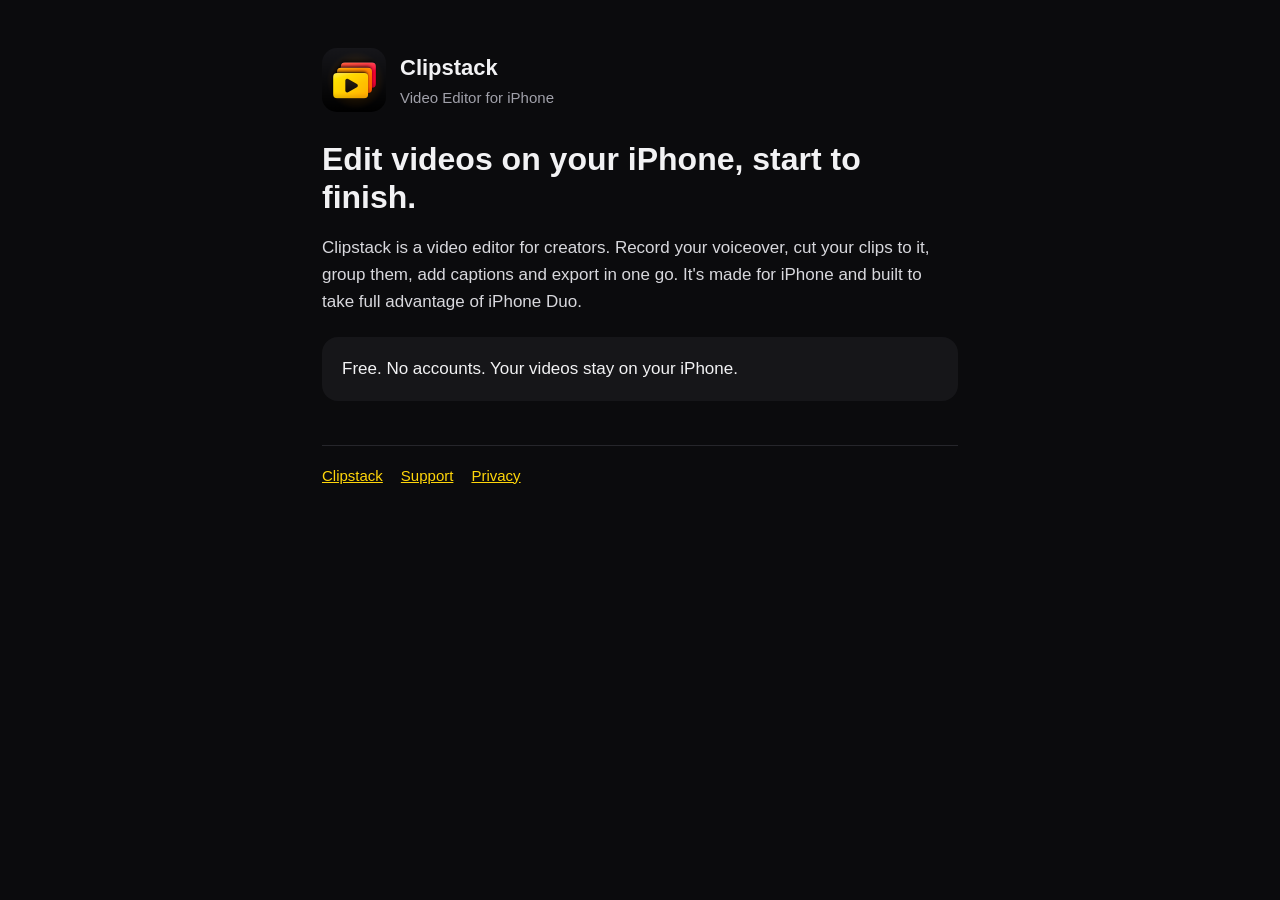
<file: index.html>
<!DOCTYPE html>
<html lang="en">
<head>
<meta charset="utf-8">
<meta name="viewport" content="width=device-width, initial-scale=1">
<link rel="stylesheet" href="style.css">
<link rel="icon" href="icon.png">
<title>Clipstack: Video Editor for iPhone</title>
</head>
<body><main>
<header><img src="icon.png" alt=""><div><div class="name">Clipstack</div><div class="tag">Video Editor for iPhone</div></div></header>
<h1>Edit videos on your iPhone, start to finish.</h1>
<p>Clipstack is a video editor for creators. Record your voiceover, cut your clips to it, group them, add captions and export in one go. It's made for iPhone and built to take full advantage of iPhone Duo.</p>
<div class="summary"><p>Free. No accounts. Your videos stay on your iPhone.</p></div>
<nav><a href="./">Clipstack</a><a href="support.html">Support</a><a href="privacy.html">Privacy</a></nav>
</main></body></html>
</file>
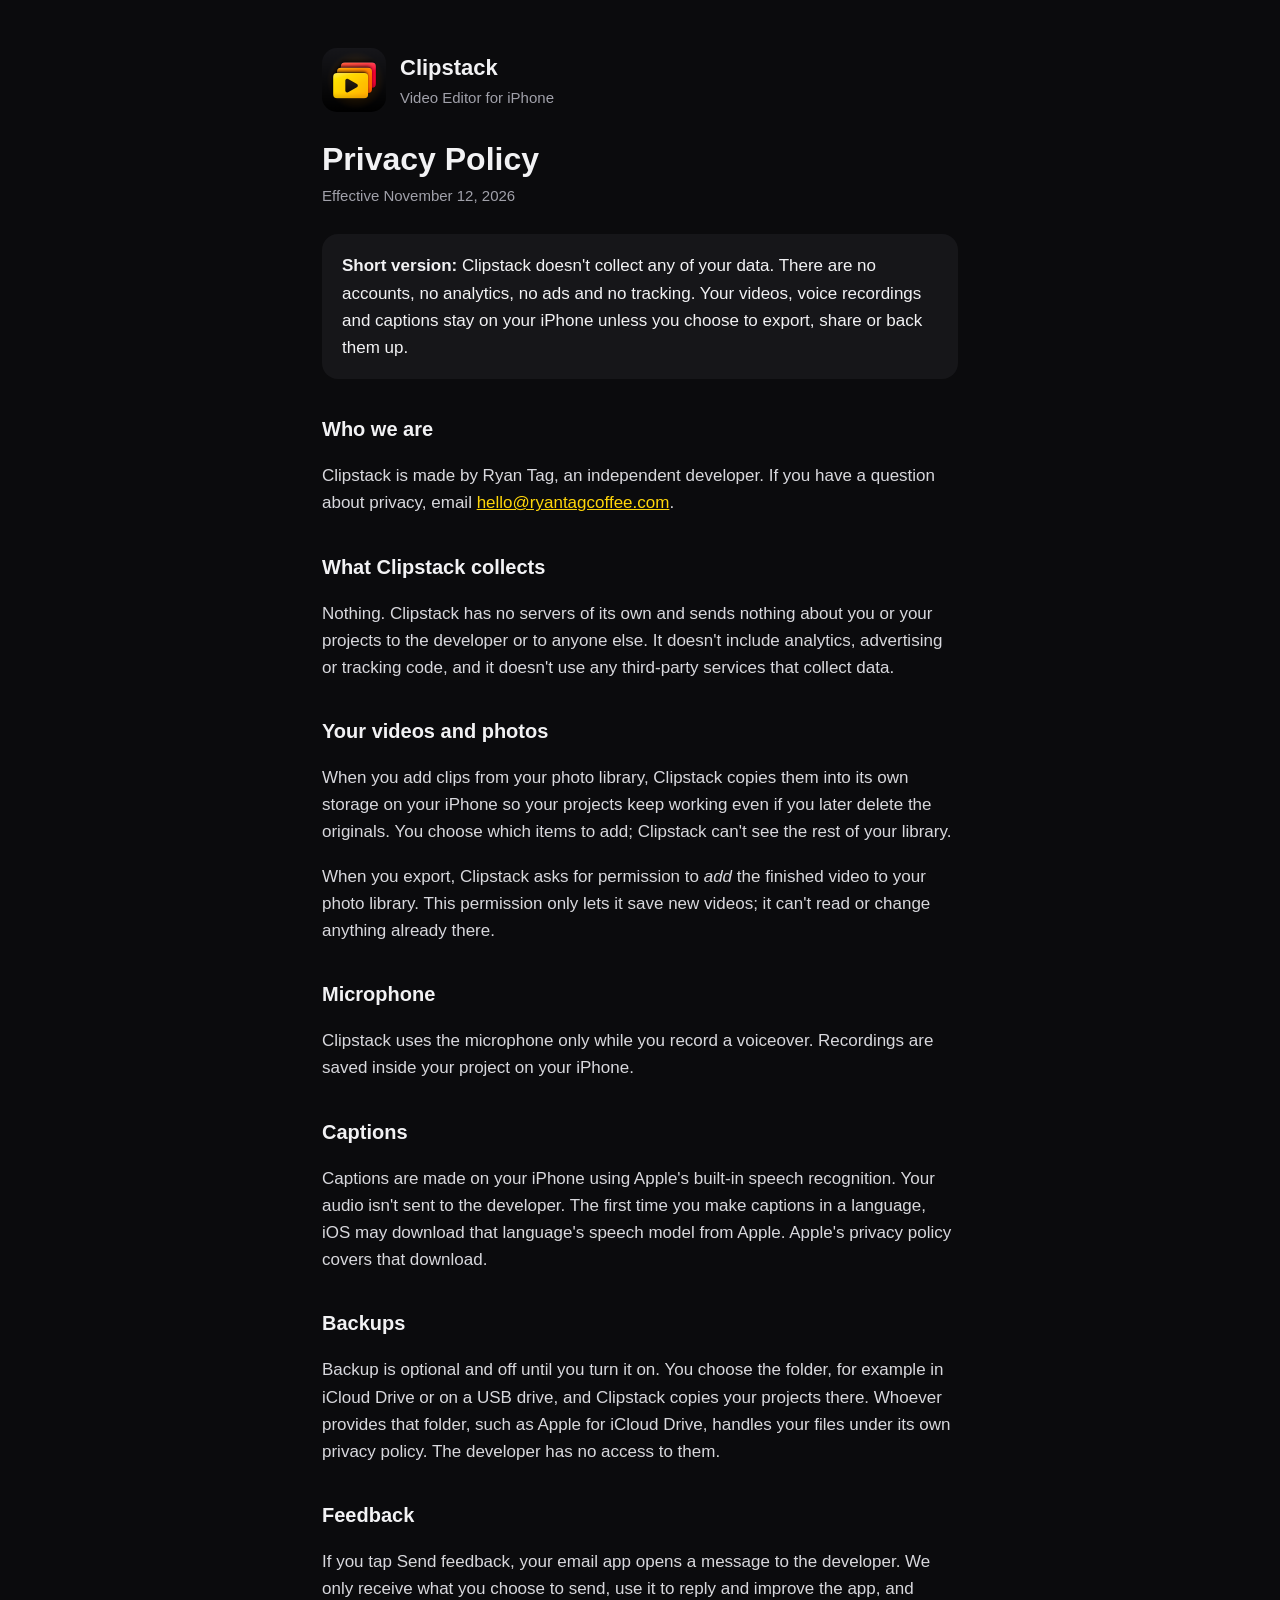
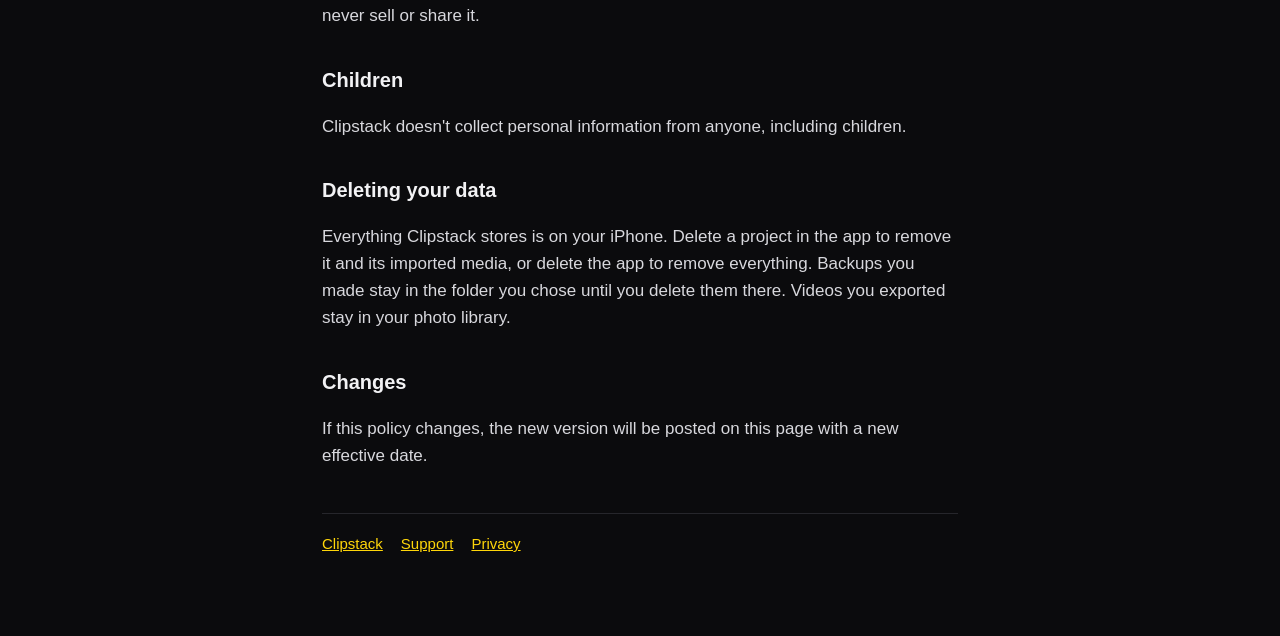
<file: privacy.html>
<!DOCTYPE html>
<html lang="en">
<head>
<meta charset="utf-8">
<meta name="viewport" content="width=device-width, initial-scale=1">
<link rel="stylesheet" href="style.css">
<link rel="icon" href="icon.png">
<title>Privacy Policy · Clipstack</title>
</head>
<body><main>
<header><img src="icon.png" alt=""><div><div class="name">Clipstack</div><div class="tag">Video Editor for iPhone</div></div></header>
<h1>Privacy Policy</h1>
<div class="meta">Effective November 12, 2026</div>

<div class="summary"><p><strong>Short version:</strong> Clipstack doesn't collect any of your data. There are no accounts, no analytics, no ads and no tracking. Your videos, voice recordings and captions stay on your iPhone unless you choose to export, share or back them up.</p></div>

<h2>Who we are</h2>
<p>Clipstack is made by Ryan Tag, an independent developer. If you have a question about privacy, email <a href="mailto:hello@ryantagcoffee.com">hello@ryantagcoffee.com</a>.</p>

<h2>What Clipstack collects</h2>
<p>Nothing. Clipstack has no servers of its own and sends nothing about you or your projects to the developer or to anyone else. It doesn't include analytics, advertising or tracking code, and it doesn't use any third-party services that collect data.</p>

<h2>Your videos and photos</h2>
<p>When you add clips from your photo library, Clipstack copies them into its own storage on your iPhone so your projects keep working even if you later delete the originals. You choose which items to add; Clipstack can't see the rest of your library.</p>
<p>When you export, Clipstack asks for permission to <em>add</em> the finished video to your photo library. This permission only lets it save new videos; it can't read or change anything already there.</p>

<h2>Microphone</h2>
<p>Clipstack uses the microphone only while you record a voiceover. Recordings are saved inside your project on your iPhone.</p>

<h2>Captions</h2>
<p>Captions are made on your iPhone using Apple's built-in speech recognition. Your audio isn't sent to the developer. The first time you make captions in a language, iOS may download that language's speech model from Apple. Apple's privacy policy covers that download.</p>

<h2>Backups</h2>
<p>Backup is optional and off until you turn it on. You choose the folder, for example in iCloud Drive or on a USB drive, and Clipstack copies your projects there. Whoever provides that folder, such as Apple for iCloud Drive, handles your files under its own privacy policy. The developer has no access to them.</p>

<h2>Feedback</h2>
<p>If you tap Send feedback, your email app opens a message to the developer. We only receive what you choose to send, use it to reply and improve the app, and never sell or share it.</p>

<h2>Children</h2>
<p>Clipstack doesn't collect personal information from anyone, including children.</p>

<h2>Deleting your data</h2>
<p>Everything Clipstack stores is on your iPhone. Delete a project in the app to remove it and its imported media, or delete the app to remove everything. Backups you made stay in the folder you chose until you delete them there. Videos you exported stay in your photo library.</p>

<h2>Changes</h2>
<p>If this policy changes, the new version will be posted on this page with a new effective date.</p>
<nav><a href="./">Clipstack</a><a href="support.html">Support</a><a href="privacy.html">Privacy</a></nav>
</main></body></html>
</file>
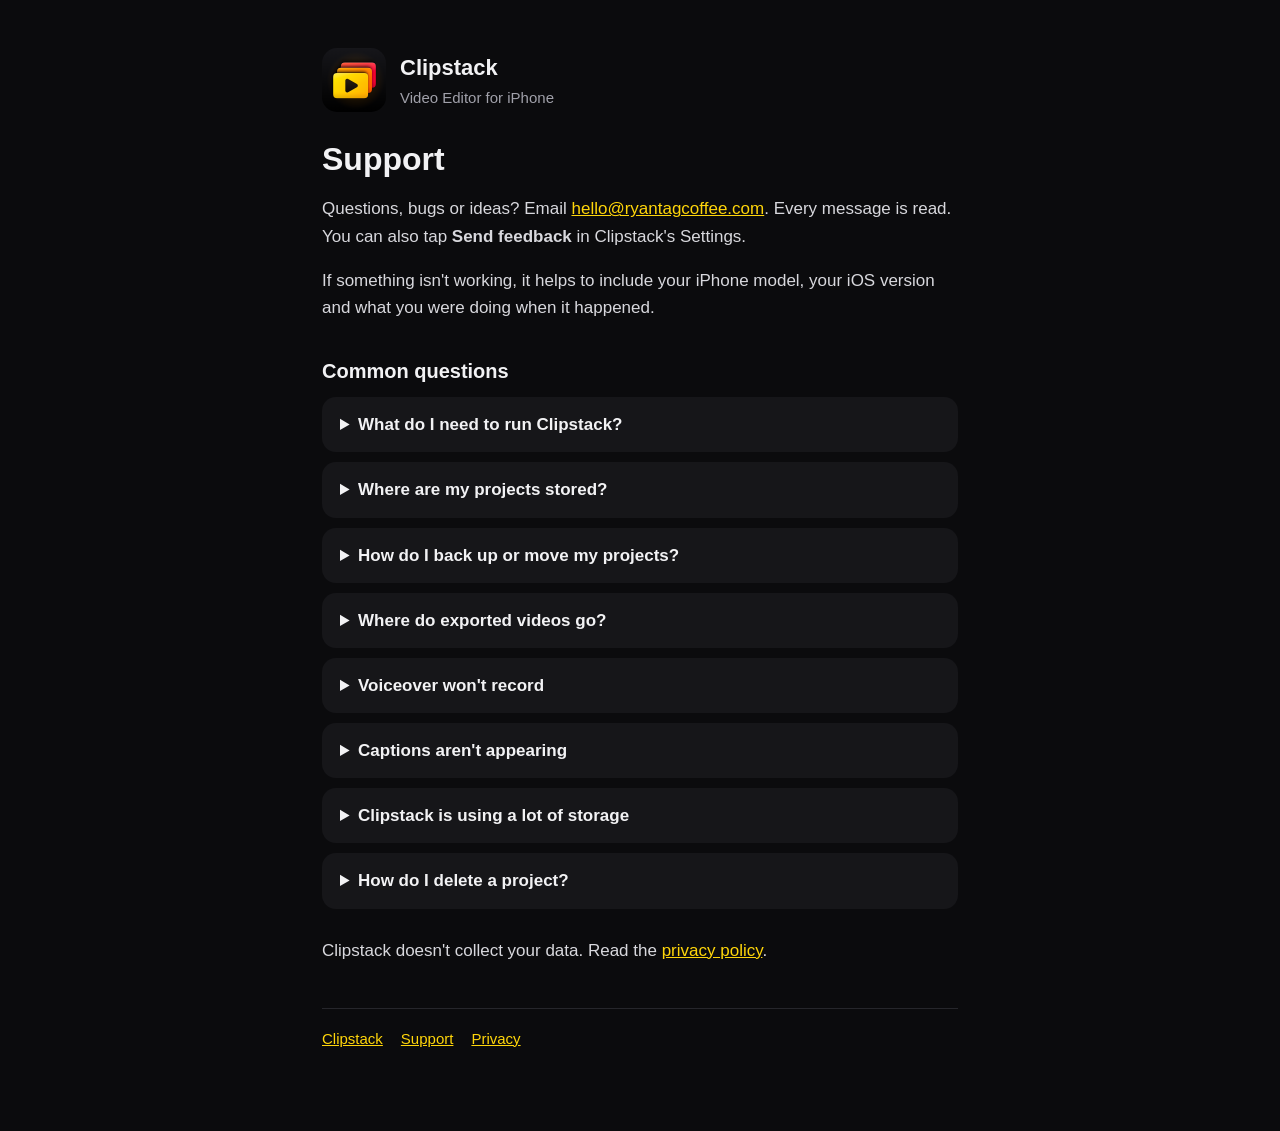
<file: support.html>
<!DOCTYPE html>
<html lang="en">
<head>
<meta charset="utf-8">
<meta name="viewport" content="width=device-width, initial-scale=1">
<link rel="stylesheet" href="style.css">
<link rel="icon" href="icon.png">
<title>Support · Clipstack</title>
</head>
<body><main>
<header><img src="icon.png" alt=""><div><div class="name">Clipstack</div><div class="tag">Video Editor for iPhone</div></div></header>
<h1>Support</h1>
<p>Questions, bugs or ideas? Email <a href="mailto:hello@ryantagcoffee.com?subject=Clipstack%20support">hello@ryantagcoffee.com</a>. Every message is read. You can also tap <strong>Send feedback</strong> in Clipstack's Settings.</p>
<p>If something isn't working, it helps to include your iPhone model, your iOS version and what you were doing when it happened.</p>

<h2>Common questions</h2>

<details><summary>What do I need to run Clipstack?</summary>
<p>An iPhone with iOS 26 or later. On iPhone Duo, Clipstack also adapts to the open screen, the half-folded tabletop pose and a side bar of buttons you choose.</p></details>

<details><summary>Where are my projects stored?</summary>
<p>On your iPhone, inside Clipstack. Clips you add are copied in, so a project keeps working even if you delete the original from Photos. Nothing is uploaded anywhere.</p></details>

<details><summary>How do I back up or move my projects?</summary>
<p>In Clipstack's Settings, tap <strong>Backup</strong>, then <strong>Back up to a folder…</strong> and choose a folder, such as one in iCloud Drive. Clipstack copies your projects there. To bring one back, tap <strong>Restore from backup…</strong> on the same page and pick the project's folder.</p></details>

<details><summary>Where do exported videos go?</summary>
<p>To your photo library. The first time, iOS asks whether Clipstack may add videos to Photos. If you said no, you can change it in the Settings app &rarr; Clipstack &rarr; Photos.</p></details>

<details><summary>Voiceover won't record</summary>
<p>Clipstack needs microphone access. Turn it on in the Settings app &rarr; Clipstack &rarr; Microphone.</p></details>

<details><summary>Captions aren't appearing</summary>
<p>Captions use Apple's on-device speech recognition. The first time, iOS may need to download a language model, so keep your iPhone online for a moment. Captions work best with clear speech. Add names and brands to <strong>Words to know</strong> so they're spelled the way you want.</p></details>

<details><summary>Clipstack is using a lot of storage</summary>
<p>Projects hold copies of your clips, plus smaller copies used for smooth editing. Long 4K videos take a lot of space. On the projects screen, press and hold a project and choose <strong>Free up space…</strong>, or delete projects you've finished and exported.</p></details>

<details><summary>How do I delete a project?</summary>
<p>On the projects screen, press and hold a project, then choose Delete. This removes its imported media from Clipstack. Your Photos library isn't touched.</p></details>

<p style="margin-top:28px">Clipstack doesn't collect your data. Read the <a href="privacy.html">privacy policy</a>.</p>
<nav><a href="./">Clipstack</a><a href="support.html">Support</a><a href="privacy.html">Privacy</a></nav>
</main></body></html>
</file>
<file: style.css>
:root { color-scheme: dark; --bg: #0b0b0d; --card: #161619; --text: #f2f2f4; --dim: #a1a1aa; --accent: #ffd60a; }
* { box-sizing: border-box; }
body { margin: 0; background: var(--bg); color: var(--text);
  font: 17px/1.6 -apple-system, BlinkMacSystemFont, "SF Pro Text", "Helvetica Neue", Helvetica, Arial, sans-serif; }
main { max-width: 680px; margin: 0 auto; padding: 48px 22px 80px; }
header { display: flex; align-items: center; gap: 14px; margin-bottom: 28px; }
header img { width: 64px; height: 64px; border-radius: 15px; }
header .name { font-weight: 700; font-size: 22px; }
header .tag { color: var(--dim); font-size: 15px; }
h1 { font-size: 32px; line-height: 1.2; margin: 8px 0 6px; }
h2 { font-size: 20px; margin: 34px 0 6px; }
p, li { color: #d8d8dd; }
.meta { color: var(--dim); font-size: 15px; margin-bottom: 26px; }
.summary { background: var(--card); border-radius: 16px; padding: 18px 20px; margin: 22px 0; }
.summary p { margin: 0; color: var(--text); }
a { color: var(--accent); }
nav { margin-top: 44px; padding-top: 18px; border-top: 1px solid #26262b; color: var(--dim); font-size: 15px; }
nav a { margin-right: 18px; }
details { background: var(--card); border-radius: 14px; padding: 14px 18px; margin: 10px 0; }
summary { cursor: pointer; font-weight: 600; color: var(--text); }
details p { margin: 10px 0 2px; }
</file>
